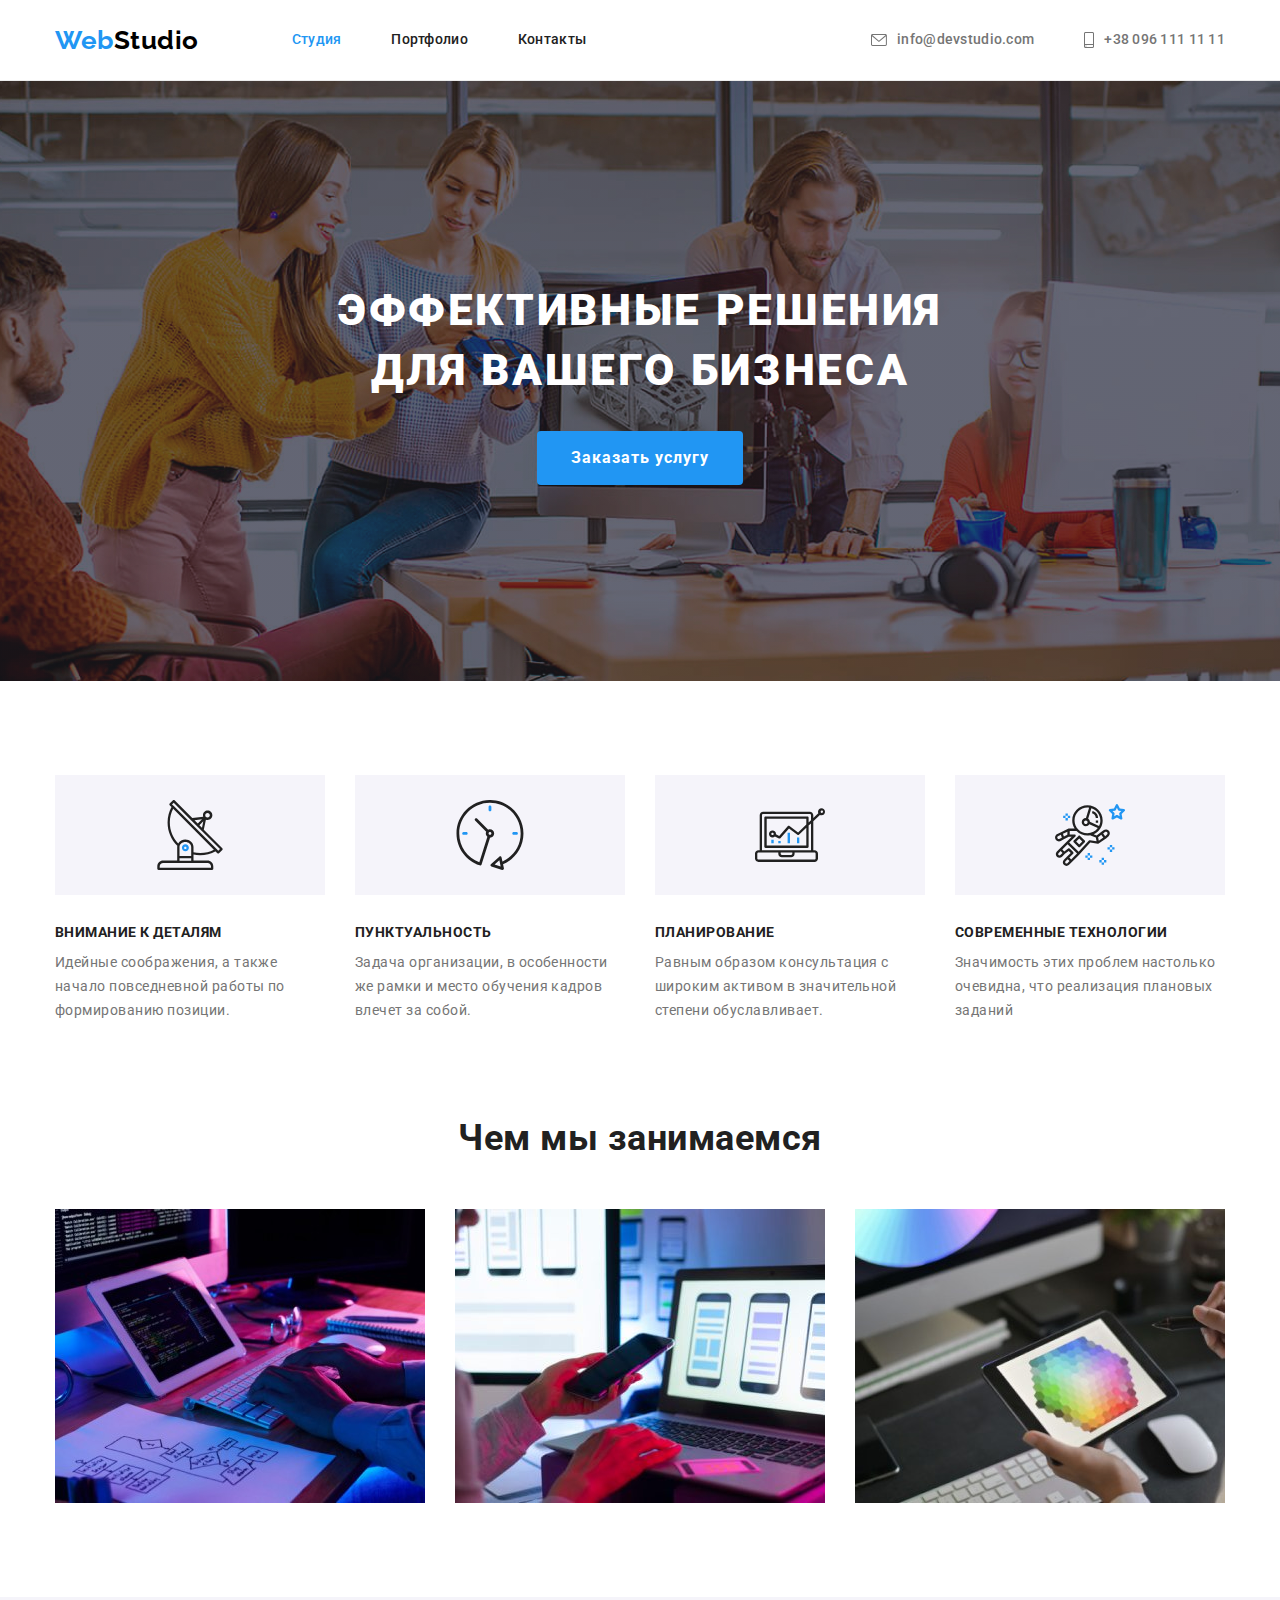
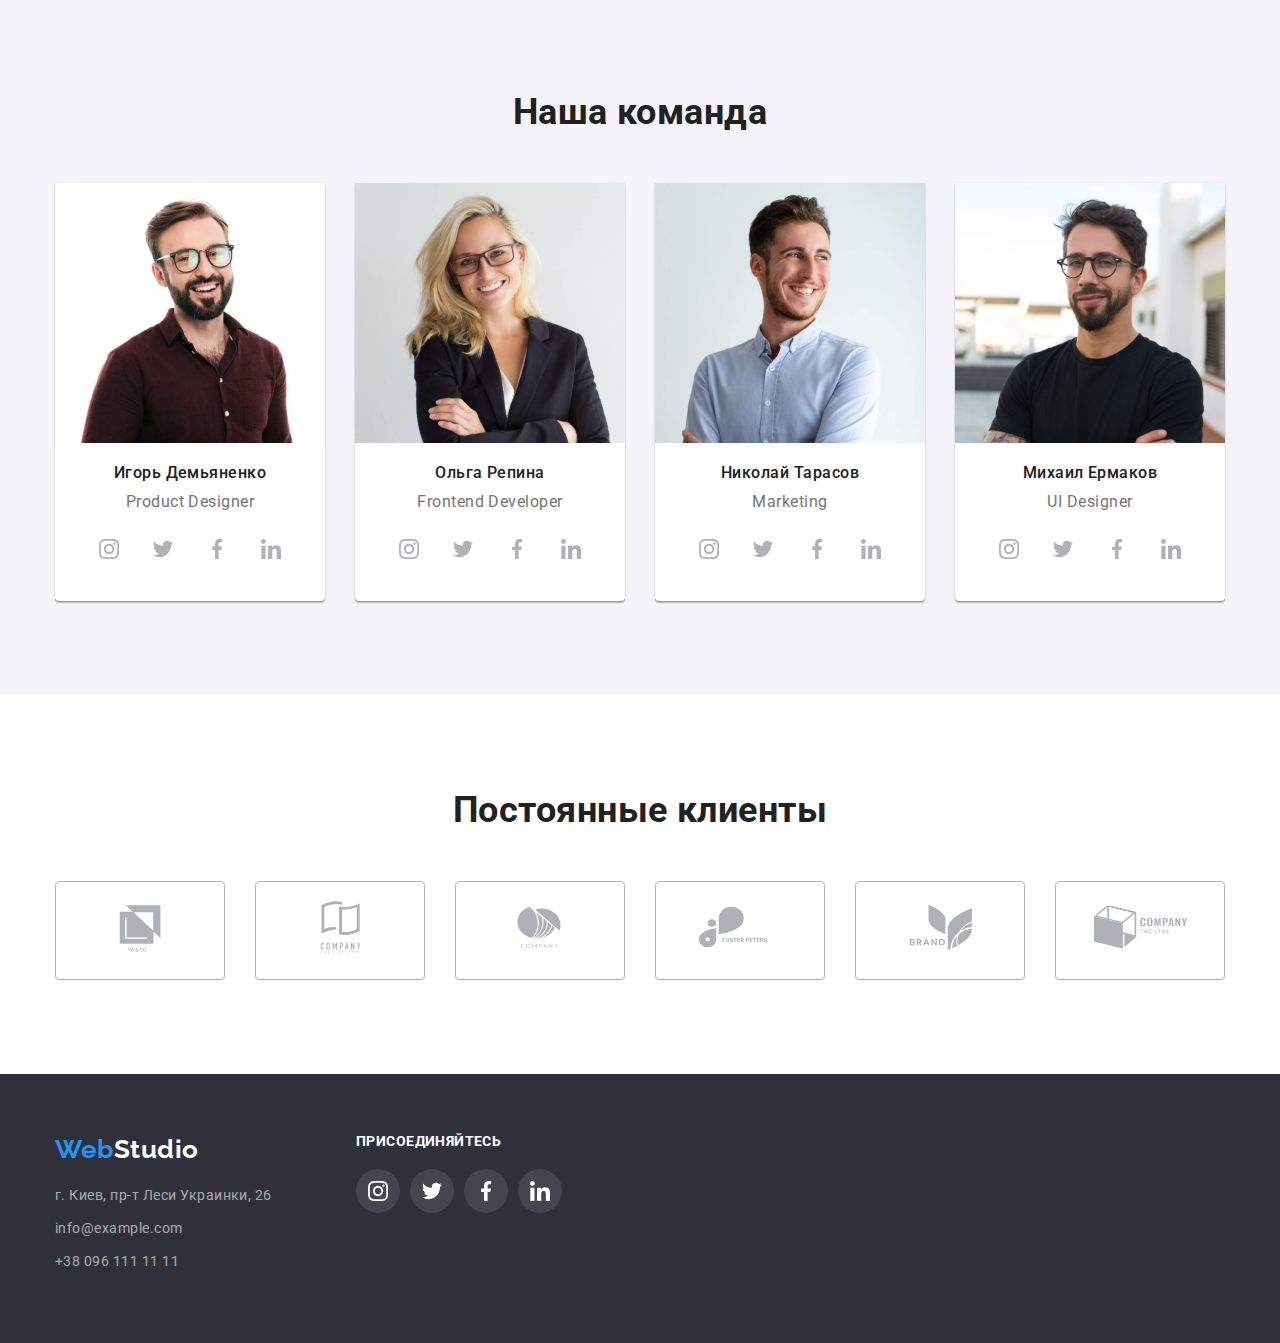
<file: index.html>
<!DOCTYPE html>
<html lang="ru">
  <head>
    <meta charset="UTF-8" />
    <meta http-equiv="X-UA-Compatible" content="IE=edge" />
    <meta name="viewport" content="width=device-width, initial-scale=1.0" />
    <title>goit-markup-hw-03</title>
    <link rel="preconnect" href="https://fonts.googleapis.com" />
    <link
      href="https://fonts.googleapis.com/css2?family=Raleway:wght@700&family=Roboto:wght@400;500;700;900&display=swap"
      rel="stylesheet"
    />
    <link
      rel="stylesheet"
      href="https://cdnjs.cloudflare.com/ajax/libs/modern-normalize/1.1.0/modern-normalize.min.css"
    />
    <link rel="stylesheet" href="./css/styles.css" />
  </head>
  <body>
    <header class="page-heared">
      <div class="container main-nav">
        <nav class="main-nav-menu">
          <a href="/" class="logo"><span>Web</span>Studio</a>
          <ul class="site-nav list">
            <li class="item"><a href="/" class="link current">Студия</a></li>
            <li class="item">
              <a href="./portfolio.html" class="link">Портфолио</a>
            </li>
            <li class="item"><a href="" class="link">Контакты</a></li>
          </ul>
        </nav>
        <ul class="info-nav list">
          <li class="item">
            <a href="mailto:info@devstudio.com" class="link">
              <svg class="icon-envelope" width="16px" height="12px">
                <use
                  href="./images/icons.svg/symbol-defs.svg#icon-envelope"
                ></use>
              </svg>
              info@devstudio.com
            </a>
          </li>
          <li class="item">
            <a href="tel:+380961111111" class="link">
              <svg class="icon-smartphone" width="10px" height="16px">
                <use
                  href="./images/icons.svg/symbol-defs.svg#icon-smartphone"
                ></use>
              </svg>
              +38 096 111 11 11
            </a>
          </li>
        </ul>
      </div>
    </header>
    <main>
      <section class="hero">
        <h1 class="hero-title">Эффективные решения для вашего бизнеса</h1>
        <button type="button" class="button primary">Заказать услугу</button>
      </section>
      <section class="features">
        <div class="container">
          <h2 class="visually-hidden" hidden>
            Эффективные решения для бизнеса
          </h2>
          <ul class="list features-list">
            <li class="features-item">
              <div class="features-thumb">
                <svg class="icon-antenna" width="70px" height="70px">
                  <use
                    href="./images/icons.svg/symbol-defs.svg#icon-antenna"
                  ></use>
                </svg>
              </div>
              <h3 class="title">Внимание к деталям</h3>
              <p class="features-text">
                Идейные соображения, а также начало повседневной работы по
                формированию позиции.
              </p>
            </li>
            <li class="features-item">
              <div class="features-thumb">
                <svg class="icon-clock" width="70px" height="70px">
                  <use
                    href="./images/icons.svg/symbol-defs.svg#icon-clock"
                  ></use>
                </svg>
              </div>
              <h3 class="title">Пунктуальность</h3>
              <p class="features-text">
                Задача организации, в особенности же рамки и место обучения
                кадров влечет за собой.
              </p>
            </li>
            <li class="features-item">
              <div class="features-thumb">
                <svg class="icon-diagram" width="70px" height="70px">
                  <use
                    href="./images/icons.svg/symbol-defs.svg#icon-diagram"
                  ></use>
                </svg>
              </div>
              <h3 class="title">Планирование</h3>
              <p class="features-text">
                Равным образом консультация с широким активом в значительной
                степени обуславливает.
              </p>
            </li>
            <li class="features-item">
              <div class="features-thumb">
                <svg class="icon-astronaut" width="70px" height="70px">
                  <use
                    href="./images/icons.svg/symbol-defs.svg#icon-astronaut"
                  ></use>
                </svg>
              </div>
              <h3 class="title">Современные технологии</h3>
              <p class="features-text">
                Значимость этих проблем настолько очевидна, что реализация
                плановых заданий
              </p>
            </li>
          </ul>
        </div>
      </section>
      <section class="section">
        <div class="container">
          <h2 class="section-title">Чем мы занимаемся</h2>
          <ul class="work list">
            <li class="work-item">
              <img
                src="images/work1_keybord.jpg"
                alt="Человек пишет код за компьютером"
                width="370"
              />
            </li>
            <li class="work-item">
              <img
                src="images/work2_laptop.jpg"
                alt="Девушка разрабатівает дизайн для смартфона"
                width="370"
              />
            </li>
            <li class="work-item">
              <img
                src="images/work3_tablet.jpg"
                alt="Человек выбирает цвет на IPad"
                width="370"
              />
            </li>
          </ul>
        </div>
      </section>
      <section class="section team">
        <div class="container">
          <h2 class="section-title">Наша команда</h2>
          <ul class="team list">
            <li class="team-member">
              <img
                src="images/Игорь.jpg"
                alt="Игорь Демьяненко"
                width="270"
                class="pic-margine-bottom"
              />
              <h3 class="team-member-heading">Игорь Демьяненко</h3>
              <span>Product Designer</span>
              <div class="socials-block">
                <a href="" class="socials-icons">
                  <svg class="icon-instagram" width="20px" height="20px">
                    <use
                      href="./images/icons.svg/symbol-defs.svg#icon-instagram"
                    ></use>
                  </svg>
                </a>
                <a href="" class="socials-icons">
                  <svg class="icon-twitter" width="20px" height="20px">
                    <use
                      href="./images/icons.svg/symbol-defs.svg#icon-twitter"
                    ></use>
                  </svg>
                </a>
                <a href="" class="socials-icons">
                  <svg class="icon-facebook" width="20px" height="20px">
                    <use
                      href="./images/icons.svg/symbol-defs.svg#icon-facebook"
                    ></use>
                  </svg>
                </a>
                <a href="" class="socials-icons">
                  <svg class="icon-linkedin" width="20px" height="20px">
                    <use
                      href="./images/icons.svg/symbol-defs.svg#icon-linkedin"
                    ></use>
                  </svg>
                </a>
              </div>
            </li>
            <li class="team-member">
              <img
                src="images/Ольга.jpg"
                alt="Ольга Репина"
                width="270"
                class="pic-margine-bottom"
              />
              <h3 class="team-member-heading">Ольга Репина</h3>
              <span>Frontend Developer</span>
              <div class="socials-block">
                <a href="" class="socials-icons">
                  <svg class="icon-instagram" width="20px" height="20px">
                    <use
                      href="./images/icons.svg/symbol-defs.svg#icon-instagram"
                    ></use>
                  </svg>
                </a>
                <a href="" class="socials-icons">
                  <svg class="icon-twitter" width="20px" height="20px">
                    <use
                      href="./images/icons.svg/symbol-defs.svg#icon-twitter"
                    ></use>
                  </svg>
                </a>
                <a href="" class="socials-icons">
                  <svg class="icon-facebook" width="20px" height="20px">
                    <use
                      href="./images/icons.svg/symbol-defs.svg#icon-facebook"
                    ></use>
                  </svg>
                </a>
                <a href="" class="socials-icons">
                  <svg class="icon-linkedin" width="20px" height="20px">
                    <use
                      href="./images/icons.svg/symbol-defs.svg#icon-linkedin"
                    ></use>
                  </svg>
                </a>
              </div>
            </li>
            <li class="team-member">
              <img
                src="images/Николай.jpg"
                alt="Николай Тарасов"
                width="270"
                class="pic-margine-bottom"
              />
              <h3 class="team-member-heading">Николай Тарасов</h3>
              <span>Marketing</span>
              <div class="socials-block">
                <a href="" class="socials-icons">
                  <svg class="icon-instagram" width="20px" height="20px">
                    <use
                      href="./images/icons.svg/symbol-defs.svg#icon-instagram"
                    ></use>
                  </svg>
                </a>
                <a href="" class="socials-icons">
                  <svg class="icon-twitter" width="20px" height="20px">
                    <use
                      href="./images/icons.svg/symbol-defs.svg#icon-twitter"
                    ></use>
                  </svg>
                </a>
                <a href="" class="socials-icons">
                  <svg class="icon-facebook" width="20px" height="20px">
                    <use
                      href="./images/icons.svg/symbol-defs.svg#icon-facebook"
                    ></use>
                  </svg>
                </a>
                <a href="" class="socials-icons">
                  <svg class="icon-linkedin" width="20px" height="20px">
                    <use
                      href="./images/icons.svg/symbol-defs.svg#icon-linkedin"
                    ></use>
                  </svg>
                </a>
              </div>
            </li>
            <li class="team-member">
              <img
                src="images/Михаил.jpg"
                alt="Михаил Ермаков"
                width="270"
                class="pic-margine-bottom"
              />
              <h3 class="team-member-heading">Михаил Ермаков</h3>
              <span>UI Designer</span>
              <div class="socials-block">
                <a href="" class="socials-icons">
                  <svg class="icon-instagram" width="20px" height="20px">
                    <use
                      href="./images/icons.svg/symbol-defs.svg#icon-instagram"
                    ></use>
                  </svg>
                </a>
                <a href="" class="socials-icons">
                  <svg class="icon-twitter" width="20px" height="20px">
                    <use
                      href="./images/icons.svg/symbol-defs.svg#icon-twitter"
                    ></use>
                  </svg>
                </a>
                <a href="" class="socials-icons">
                  <svg class="icon-facebook" width="20px" height="20px">
                    <use
                      href="./images/icons.svg/symbol-defs.svg#icon-facebook"
                    ></use>
                  </svg>
                </a>
                <a href="" class="socials-icons">
                  <svg class="icon-linkedin" width="20px" height="20px">
                    <use
                      href="./images/icons.svg/symbol-defs.svg#icon-linkedin"
                    ></use>
                  </svg>
                </a>
              </div>
            </li>
          </ul>
        </div>
      </section>
      <section class="clients">
        <div class="container">
          <h2 class="section-title">Постоянные клиенты</h2>
          <div class="clients-list">
            <a href="" class="clients-item">
              <svg class="clients-item-icon" width="106px" height="60px">
                <use
                  href="./images/icons.svg/symbol-defs.svg#icon-Logo-1"
                ></use>
              </svg>
            </a>
            <a href="" class="clients-item">
              <svg class="clients-item-icon" width="106px" height="60px">
                <use
                  href="./images/icons.svg/symbol-defs.svg#icon-Logo-2"
                ></use>
              </svg>
            </a>
            <a href="" class="clients-item">
              <svg class="clients-item-icon" width="106px" height="60px">
                <use
                  href="./images/icons.svg/symbol-defs.svg#icon-Logo-3"
                ></use>
              </svg>
            </a>
            <a href="" class="clients-item">
              <svg class="clients-item-icon" width="106px" height="60px">
                <use
                  href="./images/icons.svg/symbol-defs.svg#icon-Logo-4"
                ></use>
              </svg>
            </a>
            <a href="" class="clients-item">
              <svg class="clients-item-icon" width="106px" height="60px">
                <use
                  href="./images/icons.svg/symbol-defs.svg#icon-Logo-5"
                ></use>
              </svg>
            </a>
            <a href="" class="clients-item">
              <svg class="clients-item-icon" width="106px" height="60px">
                <use
                  href="./images/icons.svg/symbol-defs.svg#icon-Logo-6"
                ></use>
              </svg>
            </a>
          </div>
        </div>
      </section>
    </main>
    <footer class="section-footer">
      <div class="container footer-container">
        <div class="address-block">
          <a href="index.html" class="footer logo"><span>Web</span>Studio</a>
          <address class="contacts">
            <a
              href="https://goo.gl/maps/mb2MzYeSatuCZ7m78"
              class="footer-contact"
            >
              г. Киев, пр-т Леси Украинки, 26</a
            >
            <a href="mailto:info@example.com" class="footer-contact"
              >info@example.com</a
            ><br />
            <a href="tel:+380961111111" class="footer-contact"
              >+38 096 111 11 11</a
            >
          </address>
        </div>
        <div>
          <span class="socials-text">присоединяйтесь</span>
          <div class="footer-socials-group">
            <a href="" class="footer-socials">
              <svg class="icon-footer instagram" width="20px" height="20px">
                <use
                  href="./images/icons.svg/symbol-defs.svg#icon-footer-instagram"
                ></use>
              </svg>
            </a>
            <a href="" class="footer-socials">
              <svg class="icon-footer twitter" width="20px" height="20px">
                <use
                  href="./images/icons.svg/symbol-defs.svg#icon-footer-twitter"
                ></use>
              </svg>
            </a>
            <a href="" class="footer-socials">
              <svg class="icon-footer twitter" width="20px" height="20px">
                <use
                  href="./images/icons.svg/symbol-defs.svg#icon-footer-facebook"
                ></use>
              </svg>
            </a>
            <a href="" class="footer-socials">
              <svg class="icon-footer twitter" width="20px" height="20px">
                <use
                  href="./images/icons.svg/symbol-defs.svg#icon-footer-linkedin"
                ></use>
              </svg>
            </a>
          </div>
        </div>
      </div>
    </footer>
  </body>
</html>
</file>
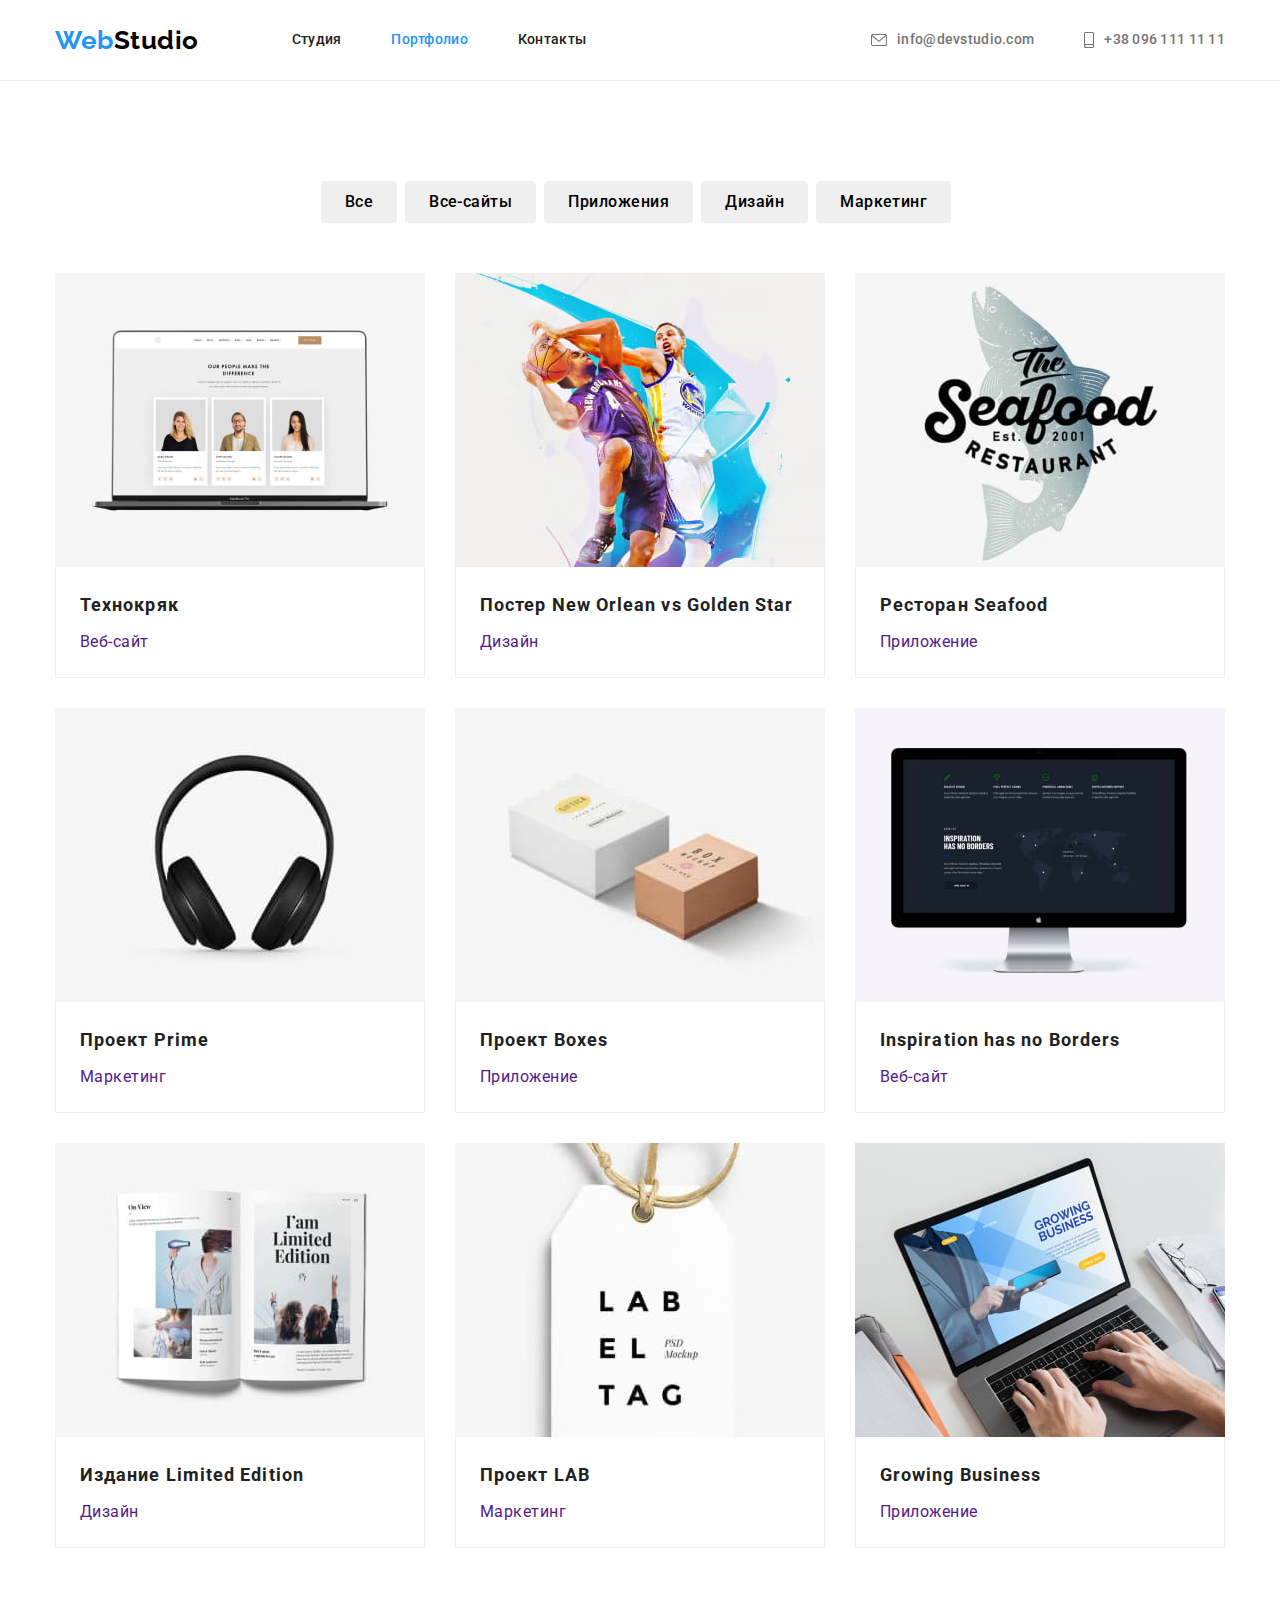
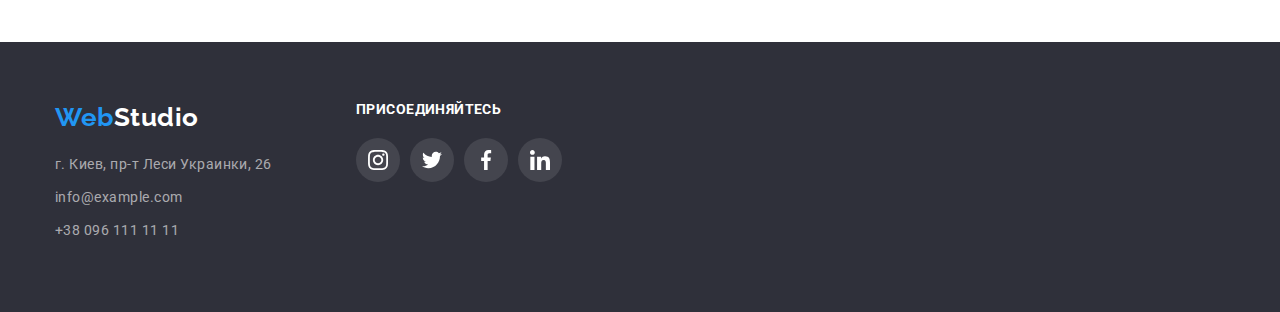
<file: portfolio.html>
<!DOCTYPE html>
<html lang="ru">
  <head>
    <meta charset="UTF-8" />
    <meta http-equiv="X-UA-Compatible" content="IE=edge" />
    <meta name="viewport" content="width=device-width, initial-scale=1.0" />
    <title>goit-markup-hw-03</title>
    <link rel="preconnect" href="https://fonts.googleapis.com" />
    <link
      href="https://fonts.googleapis.com/css2?family=Raleway:wght@700&family=Roboto:wght@400;500;700;900&display=swap"
      rel="stylesheet"
    />
    <link
      rel="stylesheet"
      href="https://cdnjs.cloudflare.com/ajax/libs/modern-normalize/1.1.0/modern-normalize.min.css"
    />
    <link rel="stylesheet" href="./css/styles.css" />
  </head>
  <body>
    <header class="page-heared">
      <div class="container main-nav">
        <nav class="main-nav-menu">
          <a href="/" class="logo"><span>Web</span>Studio</a>
          <ul class="site-nav list">
            <li class="item"><a href="/" class="link">Студия</a></li>
            <li class="item">
              <a href="./portfolio.html" class="link current">Портфолио</a>
            </li>
            <li class="item"><a href="" class="link">Контакты</a></li>
          </ul>
        </nav>
        <ul class="info-nav list">
          <li class="item">
            <a href="mailto:info@devstudio.com" class="link">
              <svg class="icon-envelope" width="16px" height="12px">
                <use
                  href="./images/icons.svg/symbol-defs.svg#icon-envelope"
                ></use>
              </svg>
              info@devstudio.com
            </a>
          </li>
          <li class="item">
            <a href="tel:+380961111111" class="link">
              <svg class="icon-smartphone" width="10px" height="16px">
                <use
                  href="./images/icons.svg/symbol-defs.svg#icon-smartphone"
                ></use>
              </svg>
              +38 096 111 11 11
            </a>
          </li>
        </ul>
      </div>
    </header>
    <main>
      <section class="portfolio">
        <div class="container projects">
          <h1 class="visually-hidden" hidden>Наши проекты</h1>
          <ul class="portfolio-filter list">
            <li class="portfolio-filter-item">
              <button type="button" class="button btn-portfolio">Все</button>
            </li>
            <li class="portfolio-filter-item">
              <button type="button" class="button btn-portfolio">
                Все-сайты
              </button>
            </li>
            <li class="portfolio-filter-item">
              <button type="button" class="button btn-portfolio">
                Приложения
              </button>
            </li>
            <li class="portfolio-filter-item">
              <button type="button" class="button btn-portfolio">Дизайн</button>
            </li>
            <li class="portfolio-filter-item">
              <button type="button" class="button btn-portfolio">
                Маркетинг
              </button>
            </li>
          </ul>
          <ul class="project list">
            <li class="flex-element">
              <a href="" class="link"
                ><img
                  src="./images/web-site-laptop.jpg"
                  alt="Ноутбук, где открыт наш сайт"
                  width="370"
                />
                <div class="flex-element-text">
                  <h2 class="project-title">Технокряк</h2>
                  <span>Веб-сайт</span>
                </div></a
              >
            </li>
            <li class="flex-element">
              <a href="" class="link"
                ><img
                  src="./images/design.jpg"
                  alt="Два баскетболиста"
                  width="370"
                />
                <div class="flex-element-text">
                  <h2 class="project-title">
                    Постер New Orlean vs Golden Star
                  </h2>
                  <span>Дизайн</span>
                </div></a
              >
            </li>

            <li class="flex-element">
              <a href="" class="link"
                ><img
                  src="./images/restaurant.jpg"
                  alt="Логотип в виде рыбы"
                  width="370"
                />
                <div class="flex-element-text">
                  <h2 class="project-title">Ресторан Seafood</h2>
                  <span>Приложение</span>
                </div></a
              >
            </li>
            <li class="flex-element">
              <a href="" class="link"
                ><img src="./images/marketing.jpg" alt="Наушники" width="370" />
                <div class="flex-element-text">
                  <h2 class="project-title">Проект Prime</h2>
                  <span>Маркетинг</span>
                </div></a
              >
            </li>
            <li class="flex-element">
              <a href="" class="link"
                ><img
                  src="./images/app.jpg"
                  alt="Белая и бежевая коробка"
                  width="370"
                />
                <div class="flex-element-text">
                  <h2 class="project-title">Проект Boxes</h2>
                  <span>Приложение</span>
                </div></a
              >
            </li>
            <li class="flex-element">
              <a href="" class="link"
                ><img
                  src="./images/web-site-desktop.jpg"
                  alt="Экран компьютера Mac"
                  width="370"
                />
                <div class="flex-element-text">
                  <h2 class="project-title">Inspiration has no Borders</h2>
                  <span>Веб-сайт</span>
                </div></a
              >
            </li>
            <li class="flex-element">
              <a href="" class="link"
                ><img src="./images/design-2.jpg" alt="Журнал" width="370" />
                <div class="flex-element-text">
                  <h2 class="project-title">Издание Limited Edition</h2>
                  <span>Дизайн</span>
                </div></a
              >
            </li>
            <li class="flex-element">
              <a href="" class="link"
                ><img src="./images/marketing-2.jpg" alt="Бирка" width="370" />
                <div class="flex-element-text">
                  <h2 class="project-title">Проект LAB</h2>
                  <span>Маркетинг</span>
                </div></a
              >
            </li>
            <li class="flex-element">
              <a href="" class="link"
                ><img
                  src="./images/app-2.jpg"
                  alt="Человек работает на ноутбуке"
                  width="370"
                />
                <div class="flex-element-text">
                  <h2 class="project-title">Growing Business</h2>
                  <span>Приложение</span>
                </div></a
              >
            </li>
          </ul>
        </div>
      </section>
    </main>
    <footer class="section-footer">
      <div class="container footer-container">
        <div class="address-block">
          <a href="index.html" class="footer logo"><span>Web</span>Studio</a>
          <address class="contacts">
            <a
              href="https://goo.gl/maps/mb2MzYeSatuCZ7m78"
              class="footer-contact"
            >
              г. Киев, пр-т Леси Украинки, 26</a
            >
            <a href="mailto:info@example.com" class="footer-contact"
              >info@example.com</a
            ><br />
            <a href="tel:+380961111111" class="footer-contact"
              >+38 096 111 11 11</a
            >
          </address>
        </div>
        <div>
          <span class="socials-text">присоединяйтесь</span>
          <div class="footer-socials-group">
            <a href="" class="footer-socials">
              <svg class="icon-footer instagram" width="20px" height="20px">
                <use
                  href="./images/icons.svg/symbol-defs.svg#icon-footer-instagram"
                ></use>
              </svg>
            </a>
            <a href="" class="footer-socials">
              <svg class="icon-footer twitter" width="20px" height="20px">
                <use
                  href="./images/icons.svg/symbol-defs.svg#icon-footer-twitter"
                ></use>
              </svg>
            </a>
            <a href="" class="footer-socials">
              <svg class="icon-footer twitter" width="20px" height="20px">
                <use
                  href="./images/icons.svg/symbol-defs.svg#icon-footer-facebook"
                ></use>
              </svg>
            </a>
            <a href="" class="footer-socials">
              <svg class="icon-footer twitter" width="20px" height="20px">
                <use
                  href="./images/icons.svg/symbol-defs.svg#icon-footer-linkedin"
                ></use>
              </svg>
            </a>
          </div>
        </div>
      </div>
    </footer>
  </body>
</html>
</file>
<file: css/styles.css>
body {
  color: #757575;
  background-color: #ffffff;
  font-family: Roboto, sans-serif;
  font-size: 16px;
  letter-spacing: 0.03em;
}
:root {
  --hd-text-color: #212121;
  --main-text-color: #757575;
  --white-text-color: #ffffff;
  --white-bg-color: #ffffff;
  --logo-color: #000000;
  --border-forheader-color: #ececec;
  --border-cards-color: #eeeeee;
  --footer-text-color: #ffffff99;
  --dark-bg-color: #2f303a;
  --light-bg-color: #f5f4fa;
  --accent-color: #2196f3;
  --main-icon-color: #afb1b8;
}
img {
  display: block;
}
.link {
  text-decoration: none;
}
.container {
  margin-left: auto;
  margin-right: auto;
  width: 100%;
  max-width: 1200px;
  padding-left: 15px;
  padding-right: 15px;

  /* outline: 1px solid tomato; */
}

.visually-hidden {
  position: absolute;
  width: 1px;
  height: 1px;
  margin: -1px;
  border: 0;
  padding: 0;
  white-space: nowrap;
  clip-path: inset(100%);
  clip: rect(0 0 0 0);
  overflow: hidden;
}
.list {
  list-style: none;
  margin: 0;
  padding: 0;
}
.page-heared {
  border-bottom: 1px solid var(--border-forheader-color);
}
.main-nav {
  display: flex;
  align-items: center;
}
.main-nav-menu {
  display: flex;
  align-items: center;
}
.logo {
  color: var(--logo-color);
  font-family: Raleway, sans-serif;
  letter-spacing: 0.02em;
  font-weight: 700;
  font-size: 26px;
  line-height: 1.19;
  text-decoration: none;
}
.logo span,
.footer.logo span {
  color: var(--accent-color);
}
.site-nav {
  display: flex;
  margin-left: 93px;
}
.site-nav .item:not(:last-child) {
  margin-right: 50px;
}
.site-nav .link {
  display: block;
  padding-top: 32px;
  padding-bottom: 32px;

  color: var(--hd-text-color);
  font-size: 14px;
  font-weight: 500;
  line-height: 1.14;
  letter-spacing: 0.02em;
}
.site-nav .link:hover,
.site-nav .link:focus {
  color: var(--accent-color);
}
.site-nav .link.current {
  color: var(--accent-color);
}
.info-nav {
  display: flex;
  margin-left: auto;
}
.info-nav .item + .item {
  margin-left: 50px;
}
.info-nav .link {
  color: var(--main-text-color);
  font-size: 14px;
  font-weight: 500;
  line-height: 1.14;
  letter-spacing: 0.02em;
}
.info-nav .link:hover,
.info-nav .link:focus {
  color: var(--accent-color);
}
.info-nav .link {
  display: flex;
  align-items: center;
  padding: 30px 0;
}
.icon-envelope {
  margin-right: 10px;
  fill: currentColor;
}

.icon-smartphone {
  margin-right: 10px;
  fill: currentColor;
}
/* hero */
.hero {
  max-width: 1600px;
  height: 600px;
  margin: 0 auto;
  background-image: linear-gradient(
      to right,
      rgba(47, 48, 58, 0.4),
      rgba(47, 48, 58, 0.4)
    ),
    url(../images/Hero-image.jpg);
  background-color: var(--dark-bg-color);
  background-repeat: no-repeat;
  background-position: center;
  background-size: cover;
  text-align: center;

  padding-top: 200px;
  padding-bottom: 200px;
}
.hero::before {
  background-color: rgba(47, 48, 58);
}
.hero-title {
  width: 696px;
  margin: 0 auto 30px;

  color: var(--white-text-color);
  font-weight: 900;
  font-size: 44px;
  line-height: 1.36;
  letter-spacing: 0.06em;
  text-transform: uppercase;
}
/* section */
.section {
  padding-bottom: 94px;
}
.section-title {
  color: var(--hd-text-color);
  font-weight: 700;
  font-size: 36px;
  line-height: 1.17;
  text-align: center;

  margin-top: 0;
  margin-bottom: 50px;
}
.work.list {
  display: flex;
  flex-wrap: wrap;
}
.work-item:not(:last-child) {
  margin-right: 30px;
}
/* features */
.features {
  padding-top: 94px;
  padding-bottom: 94px;
}
.features .title {
  color: var(--hd-text-color);
  font-weight: 700;
  font-size: 14px;
  line-height: 1.14;
  text-transform: uppercase;

  margin-bottom: 10px;
  margin-top: 0;
}
.features-list {
  display: flex;
  flex-wrap: wrap;
  margin-right: -30px;
}
/* .features-list {
  display: flex;
}
.features-list .features-item + .features-item {
  margin-left: 30px;
} */
.features-item {
  flex-basis: calc(100% / 4 - 30px);
  margin-right: 30px;
}
/* .features-item::before {
  content: "";
  display: block;
  height: 120px;

  background-color: var(--light-bg-color);
  background-repeat: no-repeat;
  background-position: center;
  margin-bottom: 30px;
} */
.features-thumb {
  width: 270px;
  height: 120px;
  background-color: var(--light-bg-color);
  margin-bottom: 30px;
  display: flex;
  align-items: center;
  justify-content: center;
}
/* .features-item.icon-antenna::before {
  background-image: url("../images/icons.svg/antenna.svg");
  background-size: 70px;
} */
.features-item.icon-clock::before {
  background-image: url("../images/icons.svg/clock.svg");
  background-size: 70px;
}
.features-item.icon-diagram::before {
  background-image: url("../images/icons.svg/diagram.svg");
  background-size: 70px;
}
.features-item.icon-astronaut::before {
  background-image: url("../images/icons.svg/astronaut.svg");
  background-size: 70px;
}
.features-text {
  font-size: 14px;
  line-height: 1.71;
  padding: 0;
  margin: 0;
}
/* About team */
.section.team {
  padding-top: 94px;
  padding-bottom: 94px;
}
.team {
  display: flex;
  flex-wrap: wrap;
  background-color: var(--light-bg-color);

  text-align: center;
}
.team-member:not(:last-child) {
  margin-right: 30px;
}
.team-member {
  box-shadow: 0px 1px 3px rgba(0, 0, 0, 0.12), 0px 1px 1px rgba(0, 0, 0, 0.14),
    0px 2px 1px rgba(0, 0, 0, 0.2);
  border-radius: 0px 0px 4px 4px;
  background-color: var(--white-bg-color);
}
.team-member-heading {
  color: var(--hd-text-color);
  font-weight: 500;
  font-size: 16px;
  line-height: 1.19;

  margin-top: 0;
  margin-bottom: 10px;
}
.team span {
  display: block;
  margin-bottom: 16px;
  font-size: 16px;
  line-height: 1.19;
}
.socials-block {
  display: flex;
  justify-content: center;
  margin-bottom: 30px;
}
.socials-icons:not(:last-child) {
  margin-right: 10px;
}
.socials-icons {
  display: block;
  width: 44px;
  height: 44px;
  border-radius: 50%;
  background-color: var(--white-bg-color);
  text-align: center;
  padding: 12px;
  color: var(--main-icon-color);
}
.socials-icons:hover,
.socials-icons:focus {
  background-color: var(--accent-color);
  color: var(--white-text-color);
}
.icon-instagram,
.icon-twitter,
.icon-facebook,
.icon-linkedin {
  fill: currentColor;
}
/* section about clients */
.clients {
  padding: 94px 0;
}
.clients-list {
  display: flex;
  flex-wrap: wrap;
  margin-right: -30px;
}
.clients-item {
  flex-basis: calc(100% / 6 - 30px);
  min-width: 170px;
  margin-right: 30px;
  padding: 16px 32px;
  border: 1px solid var(--main-icon-color);
  border-radius: 4px;
  color: var(--main-icon-color);
}
/* .clients-item:not(:last-child) {  ольтернатива для calc, щоб не додавати -30рх у .clients-list
  margin-right: 30px;
} */
.clients-item:hover,
.clients-item:focus {
  color: var(--accent-color);
}
.clients-item-icon {
  fill: currentColor;
}

.clients-item:hover {
  border: 1px solid var(--accent-color);
}
/* section-footer */
.section-footer {
  background-color: var(--dark-bg-color);
  color: var(--white-text-color);
  font-size: 14px;
  line-height: 1.71;

  margin-top: 0;
  margin-bottom: 0;
  padding-top: 60px;
  padding-bottom: 60px;
}
.footer.logo {
  display: inline-block;
  color: var(--white-text-color);
  font-size: 26px;

  margin-bottom: 20px;
}
.section-footer > .footer-contact {
  margin-bottom: 9px;
}
.footer-contact {
  display: inline-block;
  color: var(--footer-text-color);
  font-style: normal;
  text-decoration: none;

  margin-bottom: 9px;
}
.footer-address:hover,
.footer-address:focus,
.footer-contact:hover,
.footer-contact:focus {
  color: var(--accent-color);
}
.footer-container {
  display: flex;
}
.address-block {
  max-width: 231px;
  margin-right: 70px;
}
.socials-text {
  display: block;
  font-weight: 700;
  font-size: 14px;
  line-height: 1.14;
  letter-spacing: 0.03em;
  text-transform: uppercase;

  margin-bottom: 20px;
}
.footer-socials-group {
  display: flex;
}
.footer-socials {
  display: flex;
  height: 44px;
  width: 44px;
  background-color: rgba(255, 255, 255, 0.1);
  background-size: 20px;
  /* background-repeat: no-repeat;
  background-position: center; */
  border-radius: 50%;
  justify-content: center;
  align-items: center;
}
.footer-socials + .footer-socials {
  margin-left: 10px;
}

/* .socials-icon.instagram {
  background-image: url("../images/icons.svg/footer-instagram.svg");
}
.socials-icon.twitter {
  background-image: url("../images/icons.svg/footer-twitter.svg");
}
.socials-icon.facebook {
  background-image: url("../images/icons.svg/footer-facebook.svg");
}
.socials-icon.linkedin {
  background-image: url("../images/icons.svg/footer-linkedin.svg");
} */
.footer-socials:hover,
.footer-socials:focus {
  background-color: var(--accent-color);
}
/* Button */
.button {
  font-weight: 700;
  font-size: 16px;
  line-height: 1.88;
  letter-spacing: 0.06em;
  display: inline-block;
  border-color: transparent;
  border-radius: 4px;
  cursor: pointer;
}
.button.primary {
  color: var(--white-text-color);
  background-color: var(--accent-color);

  min-width: 200px;
  padding: 10px 32px;
}
.btn-portfolio {
  font-weight: 500;
  line-height: 1.625;
  padding: 6px 22px;
  letter-spacing: 0.03em;
}
.button.btn-portfolio:hover,
.button.btn-portfolio:focus {
  color: var(--white-text-color);
  background-color: var(--accent-color);
  box-shadow: 0px 3px 1px rgba(0, 0, 0, 0.1), 0px 1px 2px rgba(0, 0, 0, 0.08),
    0px 2px 2px rgba(0, 0, 0, 0.12);
}
/* modifying filter */
.portfolio-filter {
  display: flex;
  flex-direction: row;
  justify-content: center;

  margin-bottom: 50px;
}
.portfolio-filter-item {
  margin-right: 8px;
}
/* section about projects */
.container.projects {
  display: flex;
  flex-direction: column;
}
.portfolio {
  padding-top: 100px;
  padding-bottom: 94px;
}
.project {
  display: flex;
  flex-wrap: wrap;
}
.project-title {
  color: var(--hd-text-color);
  font-weight: 700;
  font-size: 18px;
  line-height: 2;
  letter-spacing: 0.06em;

  margin-top: 0;
  margin-bottom: 4px;
}
.project span {
  line-height: 1.88;
  font-size: 16px;
}
.pic-margine-bottom {
  margin-bottom: 20px;
}
.flex-element {
  width: 370px;
  background-color: var(--white-text-color);

  margin-right: 30px;
  margin-bottom: 30px;
}
.flex-element:hover,
.flex-element:focus {
  box-shadow: 0px 1px 1px rgba(0, 0, 0, 0.12), 0px 4px 4px rgba(0, 0, 0, 0.06),
    1px 4px 6px rgba(0, 0, 0, 0.16);
}
.flex-element:nth-child(3n) {
  margin-right: 0;
}
.flex-element:nth-last-child(-n + 3) {
  margin-bottom: 0;
}
.flex-element-text {
  padding: 20px 24px;
  border: 1px solid var(--border-cards-color);
  border-top: none;
}
</file>
